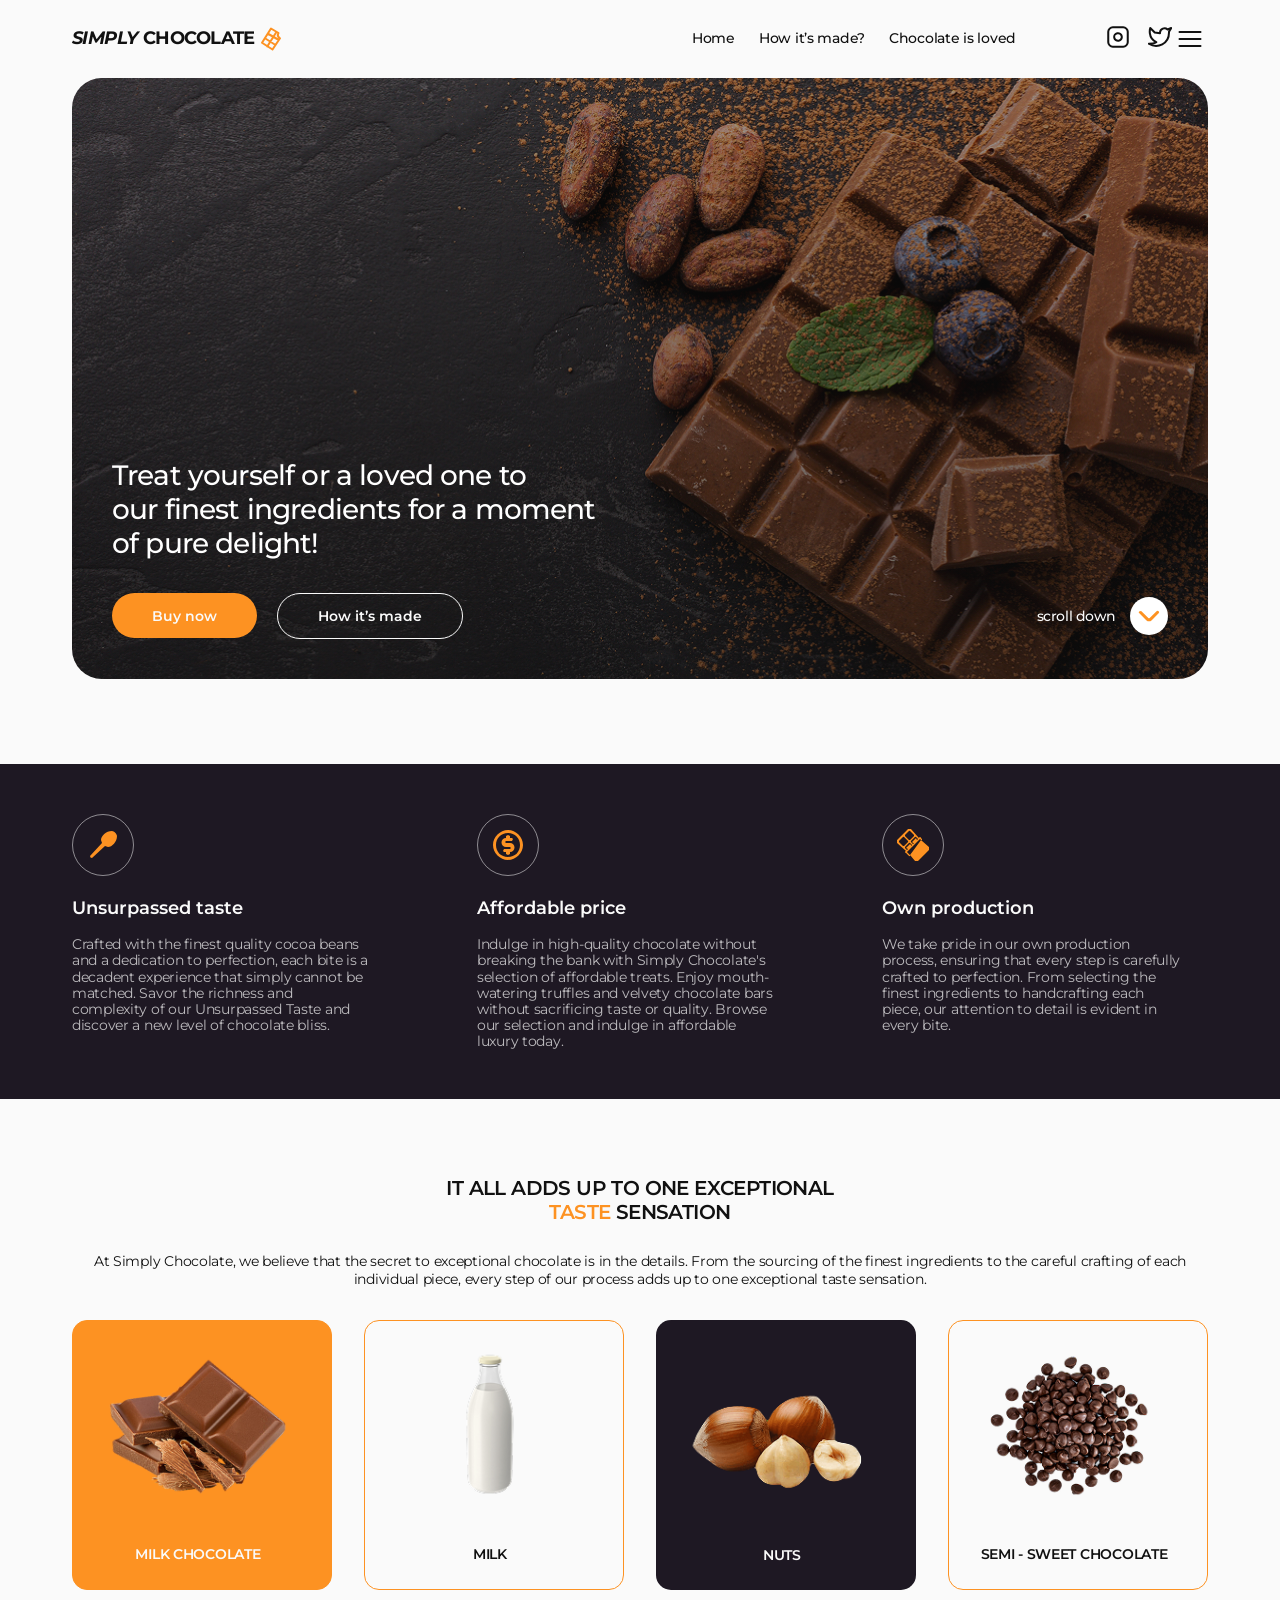
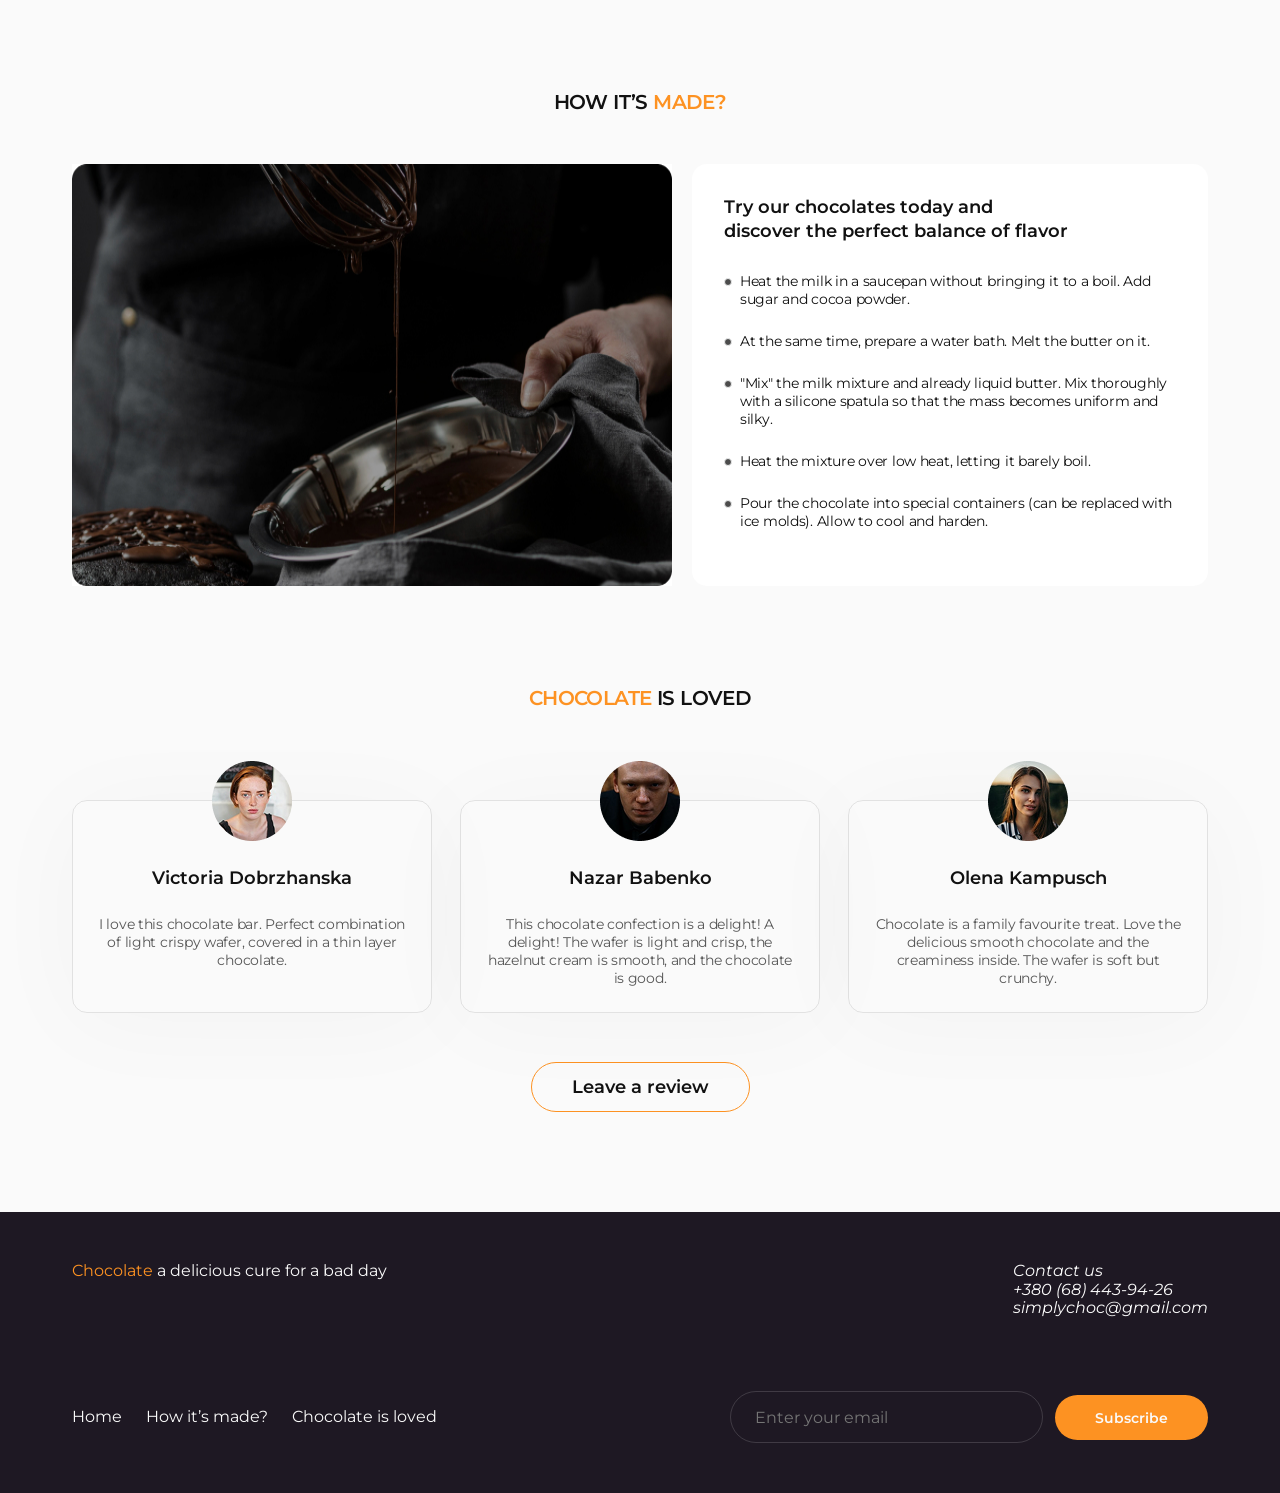
<file: index.html>
<!DOCTYPE html>
<html lang="en">
<head>
  <meta charset="UTF-8">
  <meta name="viewport" content="width=device-width, initial-scale=1.0">
  <title>SIMPLY CHOCOLATE</title>
  <!-- Google Fonts -->
  <link rel="preconnect" href="https://fonts.googleapis.com">
  <link rel="preconnect" href="https://fonts.gstatic.com" crossorigin>
  <link href="https://fonts.googleapis.com/css2?family=Montserrat:ital,wght@0,100..900;1,100..900&display=swap" rel="stylesheet">
  <!-- Normalize CSS (перед основними стилями) -->
   <link rel="stylesheet" href="https://cdnjs.cloudflare.com/ajax/libs/modern-normalize/3.0.1/modern-normalize.min.css">
  <!-- Основні стилі -->
  <link rel="stylesheet" href="./styles/styles.css">
</head>
<body>
  <header class="header">
    <div class="container header-container">
      <a class="header-logo" href="./index.html">
        <span class="header-logo-accent">SIMPLY</span> CHOCOLATE
        <svg class="header-logo-item" width="24" height="24">
          <use href="./sprite.svg#icon-chocolate-icon"></use>
        </svg>
      </a>
      <ul class="header-list-nav">
        <li class="header-nav-item">
          <a class="header-nav-link" href="./index.html">Home</a>
        </li>
        <li class="header-nav-item">
          <a class="header-nav-link" href="#made">How it’s made?</a>
        </li>
        <li class="header-nav-item">
          <a class="header-nav-link" href="#loved">Chocolate is loved</a>
        </li>
      </ul>
      <ul class="header-list-socials">
        <li class="header-socials-item">
          <a href="https://www.instagram.com/" target="_blank">
            <svg class="header-social-icon" width="24" height="24">
              <use href="./sprite.svg#icon-instagram"></use>
            </svg>
          </a>
        </li>
        <li class="header-socials-item">
          <a href="https://www.twitter.com/" target="_blank">
            <svg class="header-social-icon" width="24" height="24">
              <use href="./sprite.svg#icon-twitter"></use>
            </svg>
          </a>
        </li>
      </ul>
      <button class="header-burger-button" data-modal-open>
        <img src="./images/icons/menu-icon.svg" alt="">
      </button>
    </div>
  </header>
  <main>
    <!-- #region hero banner -->
    <section class="section hero">
      <div class="container hero-section">
        <div class="hero-banner">
          <h1 class="hero-main-title" >
            Treat yourself or a loved one to <br> our finest ingredients for a moment of pure delight!
          </h1>
          <div class="hero-buttons-wrapper">
            <ul class="hero-btns-list">
              <li class="hero-btns-item">
                <button type="button" class="button button-primary">Buy now</button>
              </li>
              <li class="hero-btns-item">
                <button type="button" class="button button-tertiary">
                  How it’s made
                </button>
              </li>
            </ul>
            <a href="#footer" class="hero-scroll-btn">
              scroll down
              <span class="hero-scroll-icon-wrapper">
                <svg class="hero-scroll-icon" width="22" height="22">
                  <use href="./sprite.svg#icon-arrow-down"></use>
                </svg>
              </span>

            </a>
          </div>
        </div>
      </div>
    </section>
    <!-- #endregion hero banner -->

    <!-- #region benefits -->
    <section class="section benefits">
      <div class="container">
        <h2 class="section-title visually-hidden">Benefits</h2>
        <ul class="benefits-list">
          <li class="benefits-list-item">
              <div class="benefits-list-icon">
                <svg class="" width="32" height="32">
                  <use href="./sprite.svg#icon-production"></use>
                </svg>
              </div>
            <h3 class="benefits-list-subtitle">Unsurpassed taste</h3>
            <p class="benefits-list-text">
              Crafted with the finest quality cocoa beans and a dedication to perfection, each bite is a decadent experience that simply cannot be matched. Savor the richness and complexity of our Unsurpassed Taste and discover a new level of chocolate bliss.
            </p>
          </li>
          <li class="benefits-list-item">
              <div class="benefits-list-icon">
                <svg class="" width="32" height="32">
                  <use href="./sprite.svg#icon-price"></use>
                </svg>
              </div>
            <h3 class="benefits-list-subtitle">Affordable price</h3>
            <p class="benefits-list-text">
              Indulge in high-quality chocolate without breaking the bank with Simply Chocolate's selection of affordable treats. Enjoy mouth-watering truffles and velvety chocolate bars without sacrificing taste or quality. Browse our selection and indulge in affordable luxury today.
            </p>
          </li>
          <li class="benefits-list-item">
              <div class="benefits-list-icon">
                <svg class="" width="32" height="32">
                  <use href="./sprite.svg#icon-taste"></use>
                </svg>
              </div>
            <h3 class="benefits-list-subtitle">Own production</h3>
            <p class="benefits-list-text">
              We take pride in our own production process, ensuring that every step is carefully crafted to perfection. From selecting the finest ingredients to handcrafting each piece, our attention to detail is evident in every bite.
            </p>
          </li>
        </ul>
      </div>
    </section>
    <!-- #endregion benefits -->

    <!-- #region sensation -->
    <section class="section sensation">
      <div class="container">
        <h2 class="section-title sensation-title">
          It all adds up to one exceptional <span class="accent">taste</span> sensation
        </h2>
        <p class="section-description">
          At Simply Chocolate, we believe that the secret to exceptional chocolate is in the details. From the sourcing of the finest ingredients to the careful crafting of each individual piece, every step of our process adds up to one exceptional taste sensation.
        </p>
        <ul class="sensation-list">
          <li class="sensation-list-item">
            <img
              src="./images/kisspng-milk.png"
              width="206"
              height="160"
              alt="Milk chocolate"
            >
            <h3 class="sensation-list-subtitle">
              Milk chocolate
            </h3>
            <div class="ovrlay">
              <p class="ovrlay-text">Lorem, ipsum dolor sit amet consectetur adipisicing elit. Suscipit, odio. Perferendis, architecto. Assumenda, error. Voluptates.</p>
            </div>
          </li>
          <li class="sensation-list-item">
            <img src="./images/milk.png" width="206" height="160" alt="Milk">
            <h3 class="sensation-list-subtitle">
              Milk
            </h3>
            <div class="ovrlay">
              <p class="ovrlay-text">Lorem, ipsum dolor sit amet consectetur adipisicing elit. Suscipit, odio. Perferendis, architecto. Assumenda, error. Voluptates.</p>
            </div>
          </li>
          <li class="sensation-list-item">
            <img src="./images/nuts.png" width="206" height="160" alt="Nuts">
            <h3 class="sensation-list-subtitle">
              Nuts
            </h3>
            <div class="ovrlay">
              <p class="ovrlay-text">Lorem, ipsum dolor sit amet consectetur adipisicing elit. Suscipit, odio. Perferendis, architecto. Assumenda, error. Voluptates.</p>
            </div>
          </li>
          <li class="sensation-list-item">
            <img src="./images/semi-sweet.png" width="206" height="160" alt="Semi - sweet chocolate">
            <h3 class="sensation-list-subtitle">
              Semi - sweet chocolate
            </h3>
            <div class="ovrlay">
              <p class="ovrlay-text">Lorem, ipsum dolor sit amet consectetur adipisicing elit. Suscipit, odio. Perferendis, architecto. Assumenda, error. Voluptates.</p>
            </div>
          </li>
        </ul>
      </div>
    </section>
    <!-- #endregion sensation -->

    <!-- #region made -->
    <section id="made" class="section made">
      <div class="container">
        <h2 class="section-title">
          How it’s <span class="accent">made?</span>
        </h2>
        <div class="made-content-wrapper">
          <img class="made-content-image" src="./images/how-its-made.jpg" alt="How it’s made?">
          <div class="made-content-right">
            <h3 class="made-content-subtitle">
              Try  our chocolates today and <br> discover the perfect balance of flavor
            </h3>
            <ul class="made-content-list">
              <li class="made-list-item">
                Heat the milk in a saucepan without bringing it to a boil. Add sugar and cocoa powder.
              </li>
              <li class="made-list-item">
                At the same time, prepare a water bath. Melt the butter on it.
              </li>
              <li class="made-list-item">
                "Mix" the milk mixture and already liquid butter. Mix thoroughly with a silicone spatula so that the mass becomes uniform and silky.
              </li>
              <li class="made-list-item">
                Heat the mixture over low heat, letting it barely boil.
              </li>
              <li class="made-list-item">
                Pour the chocolate into special containers (can be replaced with ice molds). Allow to cool and harden.
              </li>
            </ul>
          </div>
        </div>
      </div>
    </section>
    <!-- #endregion made -->

    <!-- #region is loved -->
    <section id="loved" class="section loved">
      <div class="container">
        <h2 class="section-title loved-title">
          <span class="accent">Chocolate</span> is loved
        </h2>
        <ul class="loved-list">
          <li class="loved-list-item">
            <img class="loved-list-image" src="./images/viktoria.png" alt="Victoria Dobrzhanska">
            <h3 class="loved-list-subtitle">Victoria Dobrzhanska</h3>
            <p class="loved-list-description">I love this chocolate bar. Perfect combination of light crispy wafer, covered in a thin layer chocolate.</p>
          </li>
          <li class="loved-list-item">
            <img class="loved-list-image" src="./images/nazar.png" alt="Nazar Babenko">
            <h3 class="loved-list-subtitle">Nazar Babenko</h3>
            <p class="loved-list-description">This chocolate confection is a delight! A delight! The wafer is light and crisp, the hazelnut cream is smooth, and the chocolate is good.</p>
          </li>
          <li class="loved-list-item">
            <img class="loved-list-image" src="./images/olena.png" alt="Olena Kampusch">
            <h3 class="loved-list-subtitle">Olena Kampusch</h3>
            <p class="loved-list-description"> Chocolate is a family favourite treat. Love the delicious smooth chocolate and the creaminess inside. The wafer is soft but crunchy.</p>
          </li>
        </ul>
        <button type="button" class="button loved-button button-secondary">Leave a review</button>
      </div>
    </section>
    <!-- #endregion is loved -->

  </main>
  <footer id="footer" class="footer">
      <div class="container">
        <div class="footer-top-section">
          <p>
            <span class="accent">Chocolate</span> a delicious cure for a bad day
          </p>
          <address>
            <p>Contact us</p>
            <ul>
              <li>
                <a href="tel:+380684439426">+380 (68) 443-94-26</a>
              </li>
              <li>
                <a href="mailto:simplychoc@gmail.com">simplychoc@gmail.com</a>
              </li>
            </ul>
          </address>
        </div>
        <div class="footer-bottom-section">
          <ul class="footer-bottom-list">
            <li>
              <a href="./index.html" class="footer-bottom-list-item">Home</a>
            </li>
            <li>
              <a href="#made" class="footer-bottom-list-item">How it’s made?</a>
            </li>
            <li>
              <a href="#loved" class="footer-bottom-list-item">Chocolate is loved</a>
            </li>
          </ul>
          <form
            name="subscribe_form"
          >
            <input
              class="footer-form-input-email"
              placeholder="Enter your email"
              type="email"
              name="subscribe_email"
            >
            <button
              type="submit"
              class="button button-primary"
            >
              Subscribe
            </button>
          </form>
        </div>
      </div>
  </footer>
  <!-- #region popup -->
  <div class="backdrop is-hidden">
    <div class="modal">
      <button class="popup-close">
        <svg width="28" height="28" viewBox="0 0 28 28" fill="none" xmlns="http://www.w3.org/2000/svg">
          <path d="M21 7L7 21" stroke="#111111" stroke-width="2" stroke-linecap="round" stroke-linejoin="round" />
          <path d="M7 7L21 21" stroke="#111111" stroke-width="2" stroke-linecap="round" stroke-linejoin="round" />
        </svg>
      </button>
      <h3 class="papup-title">Leave a review about<br><span class="accent">our chocolate</span></h3>
      <form>
        <label for="form-username" class="popup-label">Name</label>
        <div class="popup-input-wrapper">
          <svg width="24" height="24" class="popup-icon">
            <use href="./sprite.svg#icon-user"></use>
          </svg>
          <input
            type="text"
            name="form_username"
            id="form-username"
            class="popup-input"
            placeholder="Username"
          >
        </div>
        <label for="form-useremail" class="popup-label">Email</label>
        <div class="popup-input-wrapper">
          <svg class="popup-icon" width="24" height="24">
            <use href="./sprite.svg#icon-mail"></use>
          </svg>
          <input
            type="email"
            name="form_user"
            id="form-useremail"
            class="popup-input"
            placeholder="Useremail"
          >
        </div>
        <label for="form-userphone" class="popup-label" >Phone number</label>
        <div class="popup-input-wrapper">
          <svg width="24" height="24" class="popup-icon">
            <use href="./sprite.svg#icon-phone"></use>
          </svg>
          <input
            type="tel"
            name="form_user"
            id="form-userphone"
            class="popup-input"
            placeholder="Phone number"
          >
        </div>
        <label
          for="form-usercomment"
          class="popup-label"
        >
          Comment
        </label>
        <div>
          <textarea
            name="form_user"
            id="form-usercomment"
            class="popup-textarea"
            placeholder="Enter text"
          ></textarea>
        </div>
        <div class="form-checkbox-wrapper">
          <label
            class="popup-label"
            for="form-userprivacy"
          >
            <input
              type="checkbox"
              name="form_privacy"
              id="form-userprivacy"
              class="visually-hidden"
            >
          <span class="form-checkmark">
            <svg width="10" height="10" viewBox="0 0 10 10" fill="none" xmlns="http://www.w3.org/2000/svg">
              <path d="M3.94874 9.75422C4.38459 9.75422 4.71409 9.58685 4.93724 9.25213L9.76464 1.97702C9.84484 1.85847 9.90411 1.74167 9.94247 1.6266C9.98082 1.50805 10 1.39473 10 1.28664C10 0.986784 9.8954 0.739225 9.68619 0.543967C9.48047 0.345222 9.22594 0.24585 8.92259 0.24585C8.71339 0.24585 8.53556 0.287691 8.38912 0.371373C8.24616 0.451568 8.11018 0.591038 7.98117 0.789783L3.92782 7.15485L1.89854 4.72284C1.67887 4.4683 1.40342 4.34104 1.07218 4.34104C0.761855 4.34104 0.505579 4.44041 0.303347 4.63916C0.101116 4.8379 0 5.0872 0 5.38706C0 5.52305 0.0209205 5.65206 0.0627615 5.77409C0.108089 5.89264 0.190028 6.01642 0.308577 6.14543L3.00209 9.32012C3.24965 9.60952 3.5652 9.75422 3.94874 9.75422Z" fill="white" />
            </svg>
          </span>
            I accept the terms and conditions of the
            <a href="#" class="accent">Privacy Policy</a>
          </label>
        </div>
        <button type="submit" class="button button-primary">Send</button>
      </form>
    </div>
  </div>
  <!-- #endregion popup -->


  <!-- mobile-menu -->

  <div class="mobile-menu-wrap" data-modal>
    <div class="header-mob-menu">
      <button class="header-mob-close" data-modal-close>X</button>
      <ul class="header-mob-nav">
        <li><a href="#">Home</a></li>
        <li><a href="#">How it’s made?</a></li>
        <li><a href="#">Chocolate is loved</a></li>
      </ul>

      <ul class="header-mob-social">
        <li>
          <svg class="header-social-icon" width="24" height="24">
            <use href="./sprite.svg#icon-twitter"></use>
          </svg>
        </li>
        <li>
          <svg class="header-social-icon" width="24" height="24">
            <use href="./sprite.svg#icon-instagram"></use>
          </svg>
        </li>

      </ul>
    </div>

  </div>

  <script src="./script.js"></script>
</body>
</html>
</file>
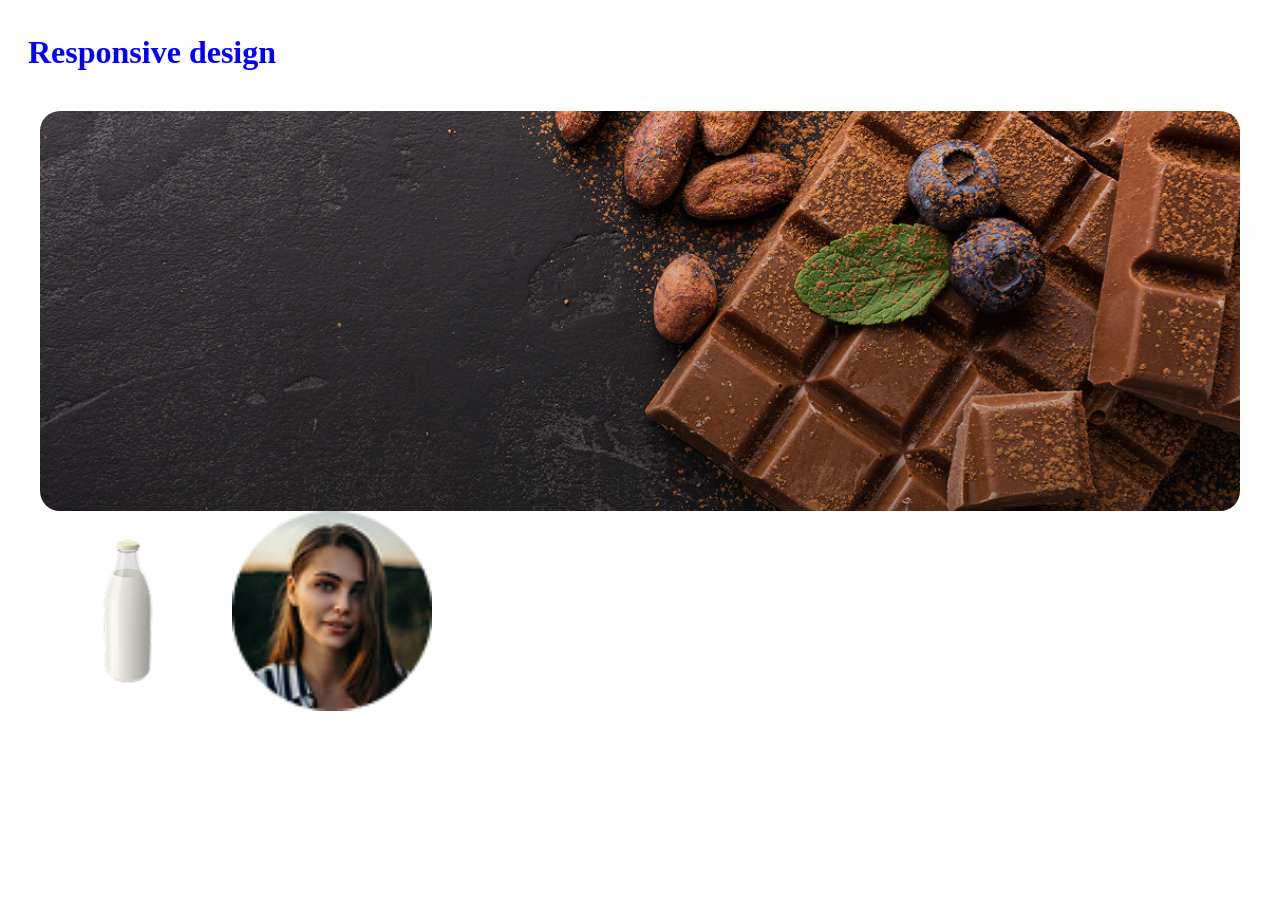
<file: docs/page.html>
<!DOCTYPE html>
<html lang="en">
<head>
    <meta charset="UTF-8">
    <meta name="viewport" content="width=device-width, initial-scale=1.0">
    <title>Responsive design</title>
    <link rel="stylesheet" href="./page.css">
</head>
<body>
    <h1>
        Responsive design
    </h1>

    <!-- bg-image -->
    <div class="media"></div>


    <!-- image -->
    <img
        src="../images/kisspng-milk.png"
        srcset="../images/milk.png 1x, ../images/nuts.png 2x"
        width="206"
        height="160"
        alt="Milk chocolate"
    >

    <!-- picture -->
    <picture>
        <source
            media="(min-width: 1200px)"
            srcset="../images/olena.png 1x, ../images/nuts.png 2x"
        >
        <source
            media="(min-width: 768px)"
            srcset="../images/nazar.png 1x, ../images/milk.png 2x"
        >
        <source
            media="(max-width: 767px)"
            srcset="../images/viktoria.png 1x, ../images/semi-sweet.png 2x"
        >

        <img src="../images/how-its-made.jpg" alt="semi-sweet">
    </picture>
</body>
</html>
</file>
<file: styles/styles.css>
:root {
    /* Fonts */
    --primary-font: "Montserrat", sans-serif;

    /* Colors */
    --primary-color:    #111111;
    --secondary-color:  #1E1823;
    --accent-color:     #FD9222;
    --additional-color: #FCF1E0;
    --light-color:      #FAFAFA;
    --white-color:      #ffffff;
}

/* base reset */
h1,
h2,
h3,
h4,
h5,
h6,
p {
    margin: 0;
}
ul,
ol {
    margin: 0;
    padding: 0;
    list-style: none;
}

a {
    text-decoration: none;
    color: currentColor;
}

button {
    font-family: inherit;
    color: currentColor;
    cursor: pointer;
    border: none;
    font-weight: 600;
    font-size: 14px;
    outline: transparent;
}

/* Buttons */
.button {
    border-radius: 100px;
    padding: 14px 40px;
    min-width: 144px;
    min-height: 45px;
    font-size: 14px;
    transition: background-color 250ms linear, color 250ms ease-in-out, border 250ms ease-in;
}

.button-primary {
    background-color: var(--accent-color);
    color: var(--light-color);
    border: none;
}

.button-primary:hover,
.button-primary:focus {
    background-color: var(--additional-color);
    color: var(--accent-color);
}

.button-secondary {
    background-color: transparent;
    color: var(--primary-color);
    border: 1px solid var(--accent-color);
    font-size: 18px;
}

.button-secondary:hover,
.button-secondary:focus {
    background-color: var(--accent-color);
    color: var(--light-color);
}

.button-tertiary {
    border: 1px solid var(--light-color);
    color: var(--light-color);
    background-color: transparent;
}

.button-tertiary:hover,
.button-tertiary:focus {
    border: 1px solid var(--accent-color);
    color: var(--accent-color);
}

/* responsime images */
img {
    display: block;
    max-width: 100%;
    height: auto;
}

/* base styles */
html {
    scroll-behavior: smooth;
}

body {
    font-family: var(--primary-font);
    background-color: var(--light-color);
    color: var(--primary-color);
}

.container {
    max-width: 375px;
    padding: 0 20px;
    margin: 0 auto;
}

/* Tablet styles */
@media screen and (min-width: 768px) {
    .container {
        max-width: 736px;
        padding: 0 16px;
    }
}

/* Desktop styles */
@media screen and (min-width: 1200px) {
    .container {
        max-width: 1168px;
    }
}

.section-title {
    font-weight: 600;
    font-size: 20px;
    line-height: 1.2;
    letter-spacing: -0.03em;
    text-transform: uppercase;
    text-align: center;
    color: var(--primary-color);
    max-width: 411px;
    margin-right: auto;
    margin-left: auto;
    margin-bottom: 50px;
}

.accent {
    color: var(--accent-color);
}

.visually-hidden {
    position: absolute;
    white-space: nowrap;
    width: 1px;
    height: 1px;
    overflow: hidden;
    border: 0;
    padding: 0;
    clip: rect(0 0 0 0);
    clip-path: inset(50%);
    margin: -1px;
}

/* main styles */
.header {

}

.header-container {
    display: flex;
    justify-content: space-between;
}

.header-logo {
    display: flex;
    align-items: center;
    gap: 4px;
    font-weight: 700;
    font-size: 18px;
    line-height: 1.11;
    letter-spacing: -0.03em;
    padding: 24px 0;
}

.header-logo-accent {
    font-style: italic;
}

.header-list-nav {
    /* display: flex; */
    display: none;
    flex-grow: 1;
    justify-content: flex-end;
    gap: 24px;
    padding-right: 90px;
}

@media only screen and (min-width: 768px) {
    .header-list-nav {
        display: flex;
    }
}

.header-nav-item {
    font-weight: 500;
    font-size: 14px;
    line-height: 1.14;
    letter-spacing: -0.02em;
}

.header-nav-link {
    display: inline-block;
    padding: 31px 0;
}

.header-nav-link:hover,
.header-nav-link:focus {
    color: var(--accent-color);
}

.header-list-socials {
    display: none;
    align-items: center;
    gap: 18px;
}

@media only screen and (min-width: 768px) {
    .header-list-socials {
        display: flex;
    }
}

.header-socials-item {

}

.header-social-icon {
    fill: var(--white-color);
    stroke: var(--primary-color);
    transition-property: fill, stroke;
    transition-duration: .3s;
}

.header-socials-item a:hover .header-social-icon,
.header-socials-item a:focus .header-social-icon {
    stroke: var(--accent-color);
}

.header-burger-button {
    background-color: transparent;
    outline: none;
}

/* hero */
.hero {

}

.hero-section {
    margin-bottom: 85px;
}
.hero-banner {
    background-color: var(--secondary-color);
    padding: 381px 40px 40px 40px;
    border-radius: 30px;
    background-image: linear-gradient(
        rgba(17, 17, 17, 0.4),
        rgba(17, 17, 17, 0.4)
    ), url("../images/chocolate-banner.jpg");
    background-position: center;
    background-size: cover;
    background-repeat: no-repeat;
}

.hero-main-title {
    max-width: 484px;
    margin-bottom: 32px;
    font-weight: 500;
    font-size: 28px;
    line-height: 1.21;
    letter-spacing: -0.03em;
    color: var(--white-color);
}

.hero-buttons-wrapper {
    display: flex;
    justify-content: space-between;
    align-items: center;
}

.hero-btns-list {
    display: flex;
    align-items: center;
    gap: 20px;
}

.hero-scroll-btn {
    display: inline-flex;
    align-items: center;
    gap: 14px;
    font-weight: 500;
    font-size: 14px;
    line-height: 129%;
    letter-spacing: -0.03em;
    color: var(--light-color);
    transition-property: color;
    transition-duration: .3s;
}

.hero-scroll-btn:hover,
.hero-scroll-btn:focus {
    color: var(--accent-color);
}

.hero-scroll-icon-wrapper {
    display: inline-flex;
    justify-content: center;
    align-items: center;
    height: 38px;
    width: 38px;
    border-radius: 50%;
    background-color: var(--white-color);
    transition-property: background-color;
    transition-duration: .3s;
}

.hero-scroll-btn:hover .hero-scroll-icon-wrapper,
.hero-scroll-btn:focus .hero-scroll-icon-wrapper {
    background-color: var(--accent-color);

}

.hero-scroll-icon {
    fill: var(--accent-color);
    transition-property: fill;
    transition-duration: .3s;
}

.hero-scroll-btn:hover .hero-scroll-icon,
.hero-scroll-btn:focus .hero-scroll-icon {
    fill: var(--light-color);
}

/* benefits */
.benefits {
    background-color: var(--secondary-color);
    padding: 20px 0;
}

/* Tablet styles */
@media only screen and (min-width: 768px) {
    .benefits {
        padding: 50px 0;
    }
}

.benefits-list {
    display: flex;
    justify-content: center;
    flex-direction: column;
    max-width: 335px;
    margin: 0 auto;
    gap: 20px;
}

@media only screen and (min-width: 768px) {
    .benefits-list {
        max-width: 704px;
        flex-direction: row;
        flex-wrap: wrap;
        justify-content: flex-start;
    }
}

@media only screen and (min-width: 1200px) {
    .benefits-list {
        flex-wrap: nowrap;
        justify-content: space-between;
        max-width: 100%;
        gap: 70px;
    }
}

.benefits-list-item {
    max-width: 308px;
    padding-right: 27px;
    position: relative;
}

/* Tablet styles */
@media only screen and (min-width: 768px) {
    .benefits-list-item {
        max-width: 336px;
    }
}

/* Desktop styles */
@media only screen and (min-width: 768px) {
    .benefits-list-item {
        max-width: 326px;
    }
}

/* .benefits-list-item:not(:last-child)::after {
    content: '';
    position: absolute;
    top: 50%;
    right: -45px;
    transform: translateY(-50%);
    display: block;
    width: 1px;
    height: 124px;
    background-color: rgba(255, 255, 255, 0.5);
} */

.benefits-list-icon {
    margin-bottom: 22px;
    width: 62px;
    height: 62px;
    display: flex;
    justify-content: center;
    align-items: center;
    border: 1px solid rgba(255, 255, 255, 0.5);
    border-radius: 50%;
}

.benefits-list-subtitle {
    color: var(--light-color);
    font-weight: 600;
    font-size: 18px;
    margin-bottom: 18px;
}

.benefits-list-text {
    font-weight: 400;
    font-size: 14px;
    letter-spacing: -0.02em;
    color: rgba(255, 255, 255, 0.7);
}

/* sensation */
.sensation {
    padding: 77px 0 50px;
}

.sensation-title {
    margin-bottom: 28px;
}

.section-description {
    font-weight: 400;
    font-size: 14px;
    line-height: 1.29;
    letter-spacing: -0.02em;
    text-align: center;
    margin-bottom: 32px;
}

.sensation-list {
    display: flex;
    flex-direction: column;
    gap: 20px;
    justify-content: space-between;
}

/* Tablet styles */
@media screen and (min-width: 768px) {
    .sensation-list {
        flex-wrap: wrap;
        flex-direction: row;
    }
}
/* Desktop styles */
@media screen and (min-width: 1200px) {
    .sensation-list {

    }
}

.sensation-list-item {
    height: 270px;
    border: solid 1px var(--accent-color);
    border-radius: 15px;
    padding: 28px 36px 26px 28px;
    font-size: 20px;
    display: flex;
    flex-direction: column;
    justify-content: space-between;
    position: relative;
    overflow: hidden;
}

/* Tablet styles */
@media screen and (min-width: 768px) {
    .sensation-list-item {
        flex-basis: calc((100% - 32px) / 2);
    }
}
/* Desktop styles */
@media screen and (min-width: 1200px) {
    .sensation-list-item {
        flex-basis: calc((100% - 32px * 3) / 4);
    }
}

.sensation-list-item img {
    margin: 0 auto;
    margin-bottom: 25px;
}

.ovrlay {
    position: absolute;
    top: 0;
    right: 0;
    width: 100%;
    height: 100%;
    background-color: rgba(17, 17, 17, 0.5);
    display: flex;
    justify-content: center;
    align-items: center;
    transform: translateY(100%);
    transition: transform 500ms linear;
}

.sensation-list-item:hover .ovrlay {
    transform: translateY(0);
}

.ovrlay-text {
    color: var(--white-color);
    font-size: 14px;
    padding: 20px;
    text-align: center;
}

.sensation-list-item:hover .ovrlay-text {
    opacity: 1;
}

.sensation-list-item:first-child {
    background-color: var(--accent-color);
}

.sensation-list-item:nth-child(3) {
    background-color: var(--secondary-color);
    border: transparent;
}

.sensation-list-item:nth-child(odd) {
    color: var(--light-color);
}

.sensation-list-subtitle {
    font-weight: 600;
    font-size: 14px;
    line-height: 1.29;
    letter-spacing: -0.02em;
    text-transform: uppercase;
    text-align: center;
}

/* made */
.made {
    padding: 50px 0;
}

.made-content-wrapper {
    display: flex;
    justify-content: space-between;
    gap: 20px;
}

.made-content-right {
    padding: 32px;
    border-radius: 15px;
    background-color: #fff;
}

.made-content-subtitle {
    font-weight: 600;
    font-size: 18px;
    line-height: 1.33;
    margin-bottom: 28px;
}

.made-content-list {

}

.made-list-item {
    margin-bottom: 24px;
    font-weight: 400;
    font-size: 14px;
    line-height: 1.29;
    letter-spacing: -0.02em;
    display: flex;
    align-items: baseline;
    gap: 8px;
}

.made-list-item::before {
    content: "";
    display: inline-block;
    width: 8px;
    height: 8px;
    background-color: #4c4c4c;
    border: solid 1px #eceded;
    border-radius: 100%;
    flex-shrink: 0;
}

/* loved */
.loved {
    padding: 50px 0 100px;
}

.loved-title {
    margin-bottom: 90px;
}

.loved-list {
    display: flex;
    justify-content: space-between;
}

.loved-list-item {
    position: relative;
    border: 1px solid rgba(17, 17, 17, 0.1);
    box-shadow: 0 9px 100px 0 rgba(17, 17, 17, 0.03);
    border-radius: 15px;
    width: 360px;
    text-align: center;
    margin-bottom: 49px;
    padding: 66px 24px 24px 24px;
}

.loved-list-image {
    position: absolute;
    top: -40px;
    left: 50%;
    transform: translateX(-50%);
}

.loved-list-subtitle {
    font-weight: 600;
    font-size: 18px;
    line-height: 1.33;
    margin-bottom: 24px;
}

.loved-list-description {
    font-size: 14px;
    line-height: 129%;
    letter-spacing: -0.02em;
    color: rgba(17, 17, 17, 0.7);
}

.loved-button {
    display: block;
    margin: 0 auto;
}

/* footer */
.footer {
    background-color: var(--secondary-color);
    color: var(--light-color);
    padding-top: 50px;
    padding-bottom: 50px;
}

.footer-top-section,
.footer-bottom-section {
    display: flex;
    justify-content: space-between;
}

.footer-top-section {
    padding-bottom: 50px;
    margin-bottom: 24px;
}

.footer-bottom-list {
    display: flex;
    align-items: center;
    gap: 24px;
}

.footer-bottom-list-item {
    transition: color 250ms ease;
}

.footer-bottom-list-item:hover,
.footer-bottom-list-item:focus {
    color: var(--accent-color);
}

.footer-form-input-email {
    border: 1.50px solid rgba(255, 255, 255, 0.15);
    border-radius: 30px;
    padding: 13px 24px;
    width: 313px;
    height: 52px;
    background-color: transparent;
    outline: none;
    margin-right: 8px;
    color: var(--light-color);
}

.footer-form-input-email:hover,
.footer-form-input-email:focus {
    border-color: var(--accent-color);
}

/* review popup */

.backdrop {
    position: fixed;
    top: 0;
    left: 0;
    width: 100%;
    height: 100%;
    background-color: rgba(17, 17, 17, 0.5);
}

.is-hidden {
    opacity: 0;
    visibility: hidden;
    pointer-events: none;
}

.modal {
    position: absolute;
    background-color: var(--light-color);
    top: 50%;
    left: 50%;
    transform: translate(-50%, -50%);
    width: 517px;
    padding: 40px;
    border-radius: 15px;
}

.popup-close {
    position: absolute;
    right: 24px;
    top: 24px;
    height: 28px;
    width: 28px;
    outline: none;
    background-color: #FD9222;
}

.papup-title {
    font-size: 24px;
    line-height: 1.17;
    letter-spacing: -0.03em;
    text-transform: uppercase;
    margin-bottom: 58px;
}

.popup-label {
    display: inline-block;
    font-weight: 400;
    font-size: 14px;
    letter-spacing: -0.02em;
    color: rgba(64, 64, 64, 0.3);
    margin-bottom: 8px;
}

.popup-input-wrapper {
    position: relative;
    margin-bottom: 18px;
}



.popup-input-wrapper svg {
    fill: transparent;
    stroke: black;
    position: absolute;
    left: 24px;
    top: 50%;
    transform: translateY(-50%);
}

.popup-input {
    border: 1.50px solid rgba(17, 17, 17, 0.05);
    border-radius: 13px;
    padding: 22px 24px;
    width: 437px;
    height: 68px;
    padding-left: 62px;
    outline: none;
}

.popup-input-wrapper:has(input:hover) .popup-icon,
.popup-input-wrapper:has(input:focus) .popup-icon {
    stroke: var(--accent-color);
}

.popup-textarea {
    border: 1.50px solid rgba(17, 17, 17, 0.05);
    border-radius: 13px;
    padding: 22px 24px 93px 24px;
    width: 100%;
    height: 137px;
    resize: none;
    outline: none;
    margin-bottom: 18px;
}

.form-checkbox-wrapper {
    margin-bottom: 18px;
}

.form-checkmark {
    border-radius: 6px;
    border: 1px solid rgba(17, 17, 17, 0.14);
    height: 20px;
    width: 20px;
    display: flex;
    justify-content: center;
    align-items: center;
}

.form-checkbox-wrapper input:checked ~ .form-checkmark {
    background-color: var(--accent-color);
}

.form-checkbox-wrapper label {
    display: flex;
    align-items: center;
    gap: 12px;
    margin-bottom: 0;
}

.mobile-menu-wrap {
    background-color: rgba(0,0,0, 0.5);
    position: absolute;
    top: 0;
    right: 0;
    width: 100%;
    height: 100%;
    opacity: 0;
    transition: .3s;
}

.header-mob-menu {
    height: 100%;
    width: 220px;
    background-color: #1E1823;
    margin-left: auto;

    padding: 136px 20px 20px 20px;
    display: flex;
    flex-direction: column;
    justify-content: space-between;
}

.header-mob-close {
    color: #eceded;
    font-size: 22px;
    background-color: transparent;
    outline: none;
    position: absolute;
    right: 20px;
    top: 20px;
}

.header-mob-nav {
    padding-right: 28px;
}

.header-mob-nav li {
    margin-bottom: 24px;
}

.header-mob-social {
    display: flex;
    gap: 18px;
}

.mobile-menu-wrap ul li a {
    color: var(--light-color);
}

.mobile-menu-wrap ul li svg {
    fill: transparent;
    stroke: var(--light-color);
}

.is-open {
    opacity: 1;
}
</file>
<file: docs/page.css>
* {
  box-sizing: border-box;
}

body {
  padding: 5px 20px;
}

h1 {
  color: blue;
  margin-bottom: 40px;
}

img {
  width: 200px;
  height: 200px;
  object-fit: contain;
}

.media {
  width: 325px;
  min-height: 400px;
  background-position: center;
  background-size: cover;
  background-repeat: no-repeat;
  border-radius: 20px;
  margin-left: auto;
  margin-right: auto;
  background-image: url("../images/chocolate-banner-mob.jpg");
}

/* High-res mobile */
@media (min-resolution: 192dpi) {
  .media {
    background-image: url("../images/chocolate-banner-mob-2x.jpg");
  }
}

/* Tablet */
@media screen and (min-width: 768px) {
  .media {
    width: 678px;
    background-image: url("../images/chocolate-banner-tab.jpg");
  }

  @media (min-resolution: 192dpi) {
    .media {
      background-image: url("../images/chocolate-banner-tab@2x.jpg");
    }
  }
}

/* Desktop */
@media screen and (min-width: 1200px) {
  .media {
    width: 1200px;
    background-image: url("../images/chocolate-banner.jpg");
  }

  @media (min-resolution: 192dpi) {
    .media {
      background-image: url("../images/chocolate-banner@2x.jpg");
    }
  }
}
</file>
